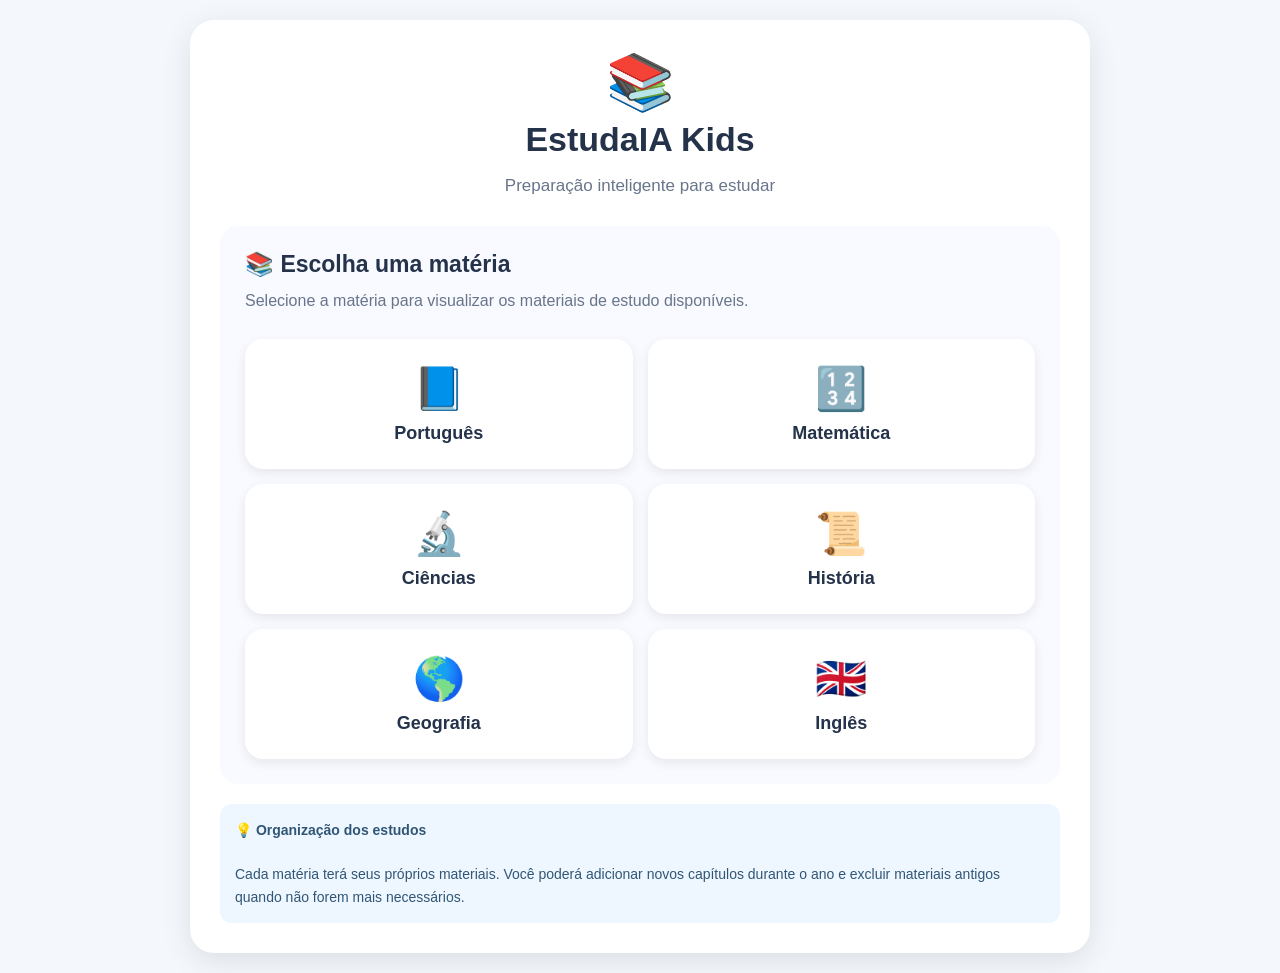
<file: index.html>
<!DOCTYPE html>
<html lang="pt-BR">

<head>

<meta charset="UTF-8">

<meta name="viewport"
content="width=device-width, initial-scale=1.0">

<title>EstudaIA Kids</title>

<style>

* {
    box-sizing: border-box;
}

body {

    margin: 0;

    min-height: 100vh;

    font-family:
        Arial,
        Helvetica,
        sans-serif;

    background: #f4f7fb;

    color: #24324a;

    padding: 20px;

}

.app {

    width: 100%;

    max-width: 900px;

    margin: 0 auto;

    background: white;

    border-radius: 24px;

    padding: 30px;

    box-shadow:
        0 8px 30px
        rgba(0,0,0,0.10);

}

.header {

    text-align: center;

    margin-bottom: 30px;

}

.logo {

    font-size: 55px;

}

h1 {

    margin: 5px 0;

    font-size: 34px;

}

.subtitle {

    color: #68758a;

    font-size: 17px;

}

.screen {

    display: none;

}

.screen.active {

    display: block;

}

.card {

    background: #f8faff;

    border-radius: 18px;

    padding: 25px;

    margin-bottom: 20px;

}

.card-title {

    font-size: 23px;

    font-weight: bold;

    margin-bottom: 10px;

}

.description {

    color: #68758a;

    line-height: 1.6;

    margin-bottom: 25px;

}


/* =========================
   MATÉRIAS
========================= */

.subject-grid {

    display: grid;

    grid-template-columns:
        repeat(2, 1fr);

    gap: 15px;

}

.subject {

    border: none;

    border-radius: 18px;

    padding: 25px 15px;

    background: white;

    box-shadow:
        0 4px 12px
        rgba(0,0,0,0.08);

    cursor: pointer;

    font-size: 18px;

    font-weight: bold;

    color: #24324a;

    transition: 0.2s;

}

.subject:hover {

    transform: translateY(-3px);

    box-shadow:
        0 7px 18px
        rgba(0,0,0,0.12);

}

.subject-icon {

    font-size: 42px;

    margin-bottom: 10px;

}


/* =========================
   CABEÇALHO DA MATÉRIA
========================= */

.subject-header {

    display: flex;

    align-items: center;

    gap: 15px;

    margin-bottom: 20px;

}

.subject-header-icon {

    font-size: 45px;

}

.subject-name {

    font-size: 28px;

    font-weight: bold;

}


/* =========================
   MATERIAIS
========================= */

.material-list {

    margin-top: 20px;

}

.material-item {

    background: white;

    border-radius: 14px;

    padding: 16px;

    margin-bottom: 10px;

    display: flex;

    justify-content: space-between;

    align-items: center;

    gap: 10px;

}

.material-info {

    flex: 1;

}

.material-name {

    font-weight: bold;

    word-break: break-word;

}

.material-date {

    color: #68758a;

    font-size: 13px;

    margin-top: 5px;

}

.material-buttons {

    display: flex;

    gap: 8px;

}

.small-button {

    border: none;

    border-radius: 10px;

    padding: 10px 13px;

    cursor: pointer;

    font-weight: bold;

}

.study-button {

    background: #4f7cff;

    color: white;

}

.delete-button {

    background: #ffe5e5;

    color: #a52b2b;

}

.empty {

    text-align: center;

    padding: 30px;

    color: #68758a;

    background: white;

    border-radius: 15px;

}


/* =========================
   UPLOAD
========================= */

.upload-area {

    display: block;

    border: 2px dashed #9db2e8;

    border-radius: 18px;

    padding: 30px 20px;

    text-align: center;

    background: white;

    cursor: pointer;

    margin-top: 15px;

}

.upload-area:hover {

    background: #f1f5ff;

}

.upload-icon {

    font-size: 45px;

    margin-bottom: 10px;

}

.upload-text {

    font-size: 18px;

    font-weight: bold;

}

.upload-help {

    color: #68758a;

    font-size: 14px;

    margin-top: 8px;

}

input[type="file"] {

    display: none;

}


/* =========================
   BOTÕES
========================= */

.button-area {

    display: flex;

    gap: 12px;

    margin-top: 25px;

}

button {

    font-family: inherit;

}

.primary-button {

    flex: 1;

    border: none;

    border-radius: 15px;

    padding: 17px 22px;

    font-size: 17px;

    font-weight: bold;

    cursor: pointer;

    background: #4f7cff;

    color: white;

}

.secondary-button {

    border: none;

    border-radius: 15px;

    padding: 17px 22px;

    font-size: 17px;

    font-weight: bold;

    cursor: pointer;

    background: #e8edf6;

    color: #24324a;

}

.primary-button:hover,
.secondary-button:hover {

    opacity: 0.9;

}


/* =========================
   AVISO
========================= */

.info {

    margin-top: 20px;

    padding: 15px;

    background: #eef7ff;

    border-radius: 12px;

    color: #315675;

    font-size: 14px;

    line-height: 1.6;

}


/* =========================
   RESPONSIVO
========================= */

@media (max-width: 600px) {

    body {

        padding: 10px;

    }

    .app {

        padding: 20px 15px;

        border-radius: 18px;

    }

    h1 {

        font-size: 28px;

    }

    .subject-grid {

        grid-template-columns: 1fr;

    }

    .material-item {

        flex-direction: column;

        align-items: stretch;

    }

    .material-buttons {

        width: 100%;

    }

    .small-button {

        flex: 1;

    }

    .button-area {

        flex-direction: column;

    }

    .secondary-button {

        width: 100%;

    }

}

</style>

</head>


<body>


<main class="app">


<!-- ==========================================
     CABEÇALHO
========================================== -->

<header class="header">

    <div class="logo">
        📚
    </div>

    <h1>
        EstudaIA Kids
    </h1>

    <p class="subtitle">
        Preparação inteligente para estudar
    </p>

</header>



<!-- ==========================================
     TELA 1 — MATÉRIAS
========================================== -->

<section
    id="screenMaterias"
    class="screen active">


    <div class="card">

        <div class="card-title">

            📚 Escolha uma matéria

        </div>

        <div class="description">

            Selecione a matéria para visualizar
            os materiais de estudo disponíveis.

        </div>


        <div class="subject-grid">


            <button
                class="subject"
                onclick="abrirMateria('Português','📘')">

                <div class="subject-icon">
                    📘
                </div>

                Português

            </button>


            <button
                class="subject"
                onclick="abrirMateria('Matemática','🔢')">

                <div class="subject-icon">
                    🔢
                </div>

                Matemática

            </button>


            <button
                class="subject"
                onclick="abrirMateria('Ciências','🔬')">

                <div class="subject-icon">
                    🔬
                </div>

                Ciências

            </button>


            <button
                class="subject"
                onclick="abrirMateria('História','📜')">

                <div class="subject-icon">
                    📜
                </div>

                História

            </button>


            <button
                class="subject"
                onclick="abrirMateria('Geografia','🌎')">

                <div class="subject-icon">
                    🌎
                </div>

                Geografia

            </button>


            <button
                class="subject"
                onclick="abrirMateria('Inglês','🇬🇧')">

                <div class="subject-icon">
                    🇬🇧
                </div>

                Inglês

            </button>


        </div>

    </div>


    <div class="info">

        💡 <strong>Organização dos estudos</strong>

        <br><br>

        Cada matéria terá seus próprios materiais.

        Você poderá adicionar novos capítulos
        durante o ano e excluir materiais antigos
        quando não forem mais necessários.

    </div>


</section>



<!-- ==========================================
     TELA 2 — MATÉRIA
========================================== -->

<section
    id="screenMateria"
    class="screen">


    <div class="card">


        <div class="subject-header">

            <div
                id="materiaIcone"
                class="subject-header-icon">

                📘

            </div>


            <div
                id="materiaNome"
                class="subject-name">

                Português

            </div>

        </div>


        <div class="description">

            Adicione os capítulos, PDFs, imagens
            ou vídeos utilizados para estudar esta matéria.

        </div>


        <!-- UPLOAD -->

        <label
            class="upload-area"
            for="arquivoMateria">


            <div class="upload-icon">
                📤
            </div>


            <div class="upload-text">

                Adicionar material

            </div>


            <div class="upload-help">

                PDF, imagens ou vídeo

            </div>


            <input
                type="file"
                id="arquivoMateria"
                accept=".pdf,image/*,video/*"
                onchange="adicionarMaterial()">


        </label>



        <!-- LISTA -->

        <div class="material-list">


            <div
                id="listaMateriais">


                <div class="empty">

                    📂 Nenhum material cadastrado
                    nesta matéria.

                    <br><br>

                    Adicione o primeiro capítulo
                    acima.

                </div>


            </div>


        </div>


    </div>



    <div class="info">

        🔐 <strong>Controle do responsável</strong>

        <br><br>

        Os materiais são organizados por matéria.

        Você poderá excluir materiais antigos
        quando quiser.

        <br><br>

        <strong>

            A etapa de criação das questões será
            adicionada posteriormente.

        </strong>

    </div>



    <div class="button-area">


        <button
            class="secondary-button"
            onclick="voltarParaMaterias()">

            ← Voltar para matérias

        </button>


    </div>


</section>

<!-- ==========================================
     TELA 3 — PREPARAR QUESTIONÁRIO
========================================== -->

<section
    id="screenPreparar"
    class="screen">

    <div class="card">

        <div class="card-title">
            🤖 Preparar questionário
        </div>

        <div class="description">

            O material abaixo será utilizado para
            preparar as questões.

        </div>

        <div class="summary">

            <p>
                📚 <strong>Matéria:</strong>
                <span id="materialSelecionadoMateria"></span>
            </p>

            <p>
                📄 <strong>Material:</strong>
                <span id="materialSelecionadoNome"></span>
            </p>

            <p>
                📅 <strong>Data:</strong>
                <span id="materialSelecionadoData"></span>
            </p>

        </div>

    </div>


    <div class="card">

        <div class="card-title">
            📝 Quantidade de questões
        </div>

        <div class="description">

            Escolha quantas questões sua filha
            responderá nesta sessão.

        </div>

        <label class="option">

            <input
                type="radio"
                name="quantidadePreparar"
                value="20"
                checked>

            <span>
                20 questões
            </span>

        </label>

        <label class="option">

            <input
                type="radio"
                name="quantidadePreparar"
                value="30">

            <span>
                30 questões
            </span>

        </label>

    </div>


    <div class="card">

        <div class="card-title">
            🧠 Dificuldade adaptativa
        </div>

        <div class="description">

            O sistema começará pelas questões fáceis
            e acompanhará o desempenho da sua filha.

        </div>

        <div class="level-flow">

            <span class="level easy">
                🟢 Fácil
            </span>

            <span class="arrow">
                →
            </span>

            <span class="level medium">
                🟡 Intermediário
            </span>

            <span class="arrow">
                →
            </span>

            <span class="level hard">
                🔴 Difícil
            </span>

        </div>

        <div class="info">

            Se ela demonstrar domínio das questões
            fáceis, o sistema poderá avançar para
            as intermediárias.

            <br><br>

            Se demonstrar domínio das intermediárias,
            poderá avançar para as difíceis.

            <br><br>

            Se começar a apresentar dificuldade,
            o sistema poderá retornar para um nível
            anterior.

        </div>

    </div>


    <div class="card">

        <div class="card-title">
            🧩 Tipos de questões
        </div>

        <div class="description">

            O sistema utilizará uma mistura de
            diferentes tipos de questões, sempre que
            o conteúdo permitir.

        </div>

        <div class="info">

            ✅ Verdadeiro ou falso

            <br>
            🔘 Assinale a correta

            <br>
            ❌ Assinale a incorreta

            <br>
            ✏️ Complete

            <br>
            🔗 Associação

            <br>
            🔢 Ordenação

            <br>
            ☑️ Múltiplas respostas

            <br>
            🗂️ Classificação

            <br>
            🔍 Identifique o erro

            <br>
            🧠 Situação-problema

            <br>
            📖 Interpretação

            <br>
            💭 Raciocínio

        </div>

    </div>


    <div class="info">

        🔐 <strong>Importante:</strong>

        o material será utilizado como fonte
        exclusiva para criação das questões.

        <br><br>

        As questões do livro não serão simplesmente
        copiadas. O sistema deverá criar questões
        novas, baseadas no conteúdo estudado.

    </div>


    <div class="button-area">

        <button
            class="secondary-button"
            onclick="voltarParaMateriaSelecionada()">

            ← Voltar

        </button>

        <button
            class="primary-button"
            onclick="prepararQuestoes()">

            🤖 Preparar questões →

        </button>

    </div>

</section>
<!-- ==========================================
     TELA 4 — EXERCÍCIOS
========================================== -->

<section
    id="screenExercicios"
    class="screen">

    <div class="card">

        <div class="card-title">
            📝 Exercício
        </div>

        <div class="description">

            Questão <span id="numeroQuestao">1</span>
            de <span id="totalQuestoes">20</span>

        </div>

        <div class="card">

            <div
                id="pergunta"
                style="
                    font-size:22px;
                    font-weight:bold;
                    line-height:1.5;
                ">

                Qual é a resposta correta?

            </div>

        </div>


        <div id="alternativas">

            <label class="option">

                <input
                    type="radio"
                    name="resposta"
                    value="A">

                <span>
                    A) Primeira alternativa
                </span>

            </label>


            <label class="option">

                <input
                    type="radio"
                    name="resposta"
                    value="B">

                <span>
                    B) Segunda alternativa
                </span>

            </label>


            <label class="option">

                <input
                    type="radio"
                    name="resposta"
                    value="C">

                <span>
                    C) Terceira alternativa
                </span>

            </label>


            <label class="option">

                <input
                    type="radio"
                    name="resposta"
                    value="D">

                <span>
                    D) Quarta alternativa
                </span>

            </label>

        </div>


        <div class="button-area">

            <button
                class="secondary-button"
                onclick="voltarParaPreparar()">

                ← Voltar

            </button>
           

        </div>

    </div>


    <div class="info">

        💡 <strong>Modo de estudo:</strong>

        escolha uma alternativa e clique em
        <strong>Responder</strong>.

    </div>

</section>
</main>



<script>


/* ==========================================
   VARIÁVEIS
========================================== */

let materiaAtual = "";

let iconeAtual = "";



/* ==========================================
   BANCO LOCAL
========================================== */

function obterMateriais() {

    const dados =
        localStorage.getItem(
            "estudaia_materiais"
        );


    if (!dados) {

        return {};

    }


    try {

        return JSON.parse(dados);

    }

    catch (erro) {

        return {};

    }

}



function salvarMateriais(dados) {

    localStorage.setItem(

        "estudaia_materiais",

        JSON.stringify(dados)

    );

}



/* ==========================================
   ABRIR MATÉRIA
========================================== */

function abrirMateria(
    materia,
    icone
) {


    materiaAtual =
        materia;


    iconeAtual =
        icone;


    document.getElementById(
        "materiaNome"
    ).textContent =
        materia;


    document.getElementById(
        "materiaIcone"
    ).textContent =
        icone;


    document.getElementById(
        "arquivoMateria"
    ).value = "";


    mostrarMateriais();


    mostrarTela(
        "screenMateria"
    );

}



/* ==========================================
   MOSTRAR TELA
========================================== */

function mostrarTela(
    id
) {


    document
        .querySelectorAll(".screen")
        .forEach(
            function(tela) {

                tela.classList.remove(
                    "active"
                );

            }
        );


    document
        .getElementById(id)
        .classList.add(
            "active"
        );


    window.scrollTo({

        top: 0,

        behavior: "smooth"

    });

}



/* ==========================================
   VOLTAR
========================================== */

function voltarParaMaterias() {

    mostrarTela(
        "screenMaterias"
    );

}



/* ==========================================
   ADICIONAR MATERIAL
========================================== */

function adicionarMaterial() {


    const input =
        document.getElementById(
            "arquivoMateria"
        );


    if (
        !input.files ||
        input.files.length === 0
    ) {

        return;

    }


    const arquivo =
        input.files[0];


    const dados =
        obterMateriais();


    if (!dados[materiaAtual]) {

        dados[materiaAtual] = [];

    }


    const material = {

        id:
            Date.now(),

        nome:
            arquivo.name,

        tipo:
            arquivo.type,

        tamanho:
            arquivo.size,

        data:
            new Date().toLocaleDateString(
                "pt-BR"
            )

    };


    dados[materiaAtual].push(
        material
    );


    salvarMateriais(
        dados
    );


    input.value = "";


    mostrarMateriais();


    alert(
        "Material cadastrado com sucesso!"
    );

}



/* ==========================================
   MOSTRAR MATERIAIS
========================================== */

function mostrarMateriais() {


    const lista =
        document.getElementById(
            "listaMateriais"
        );


    const dados =
        obterMateriais();


    const materiais =
        dados[materiaAtual] || [];


    if (
        materiais.length === 0
    ) {


        lista.innerHTML = `

            <div class="empty">

                📂 Nenhum material cadastrado
                nesta matéria.

                <br><br>

                Adicione o primeiro capítulo
                acima.

            </div>

        `;


        return;

    }


    lista.innerHTML = "";


    materiais.forEach(
        function(material) {


            const item =
                document.createElement(
                    "div"
                );


            item.className =
                "material-item";


            item.innerHTML = `

                <div class="material-info">

                    <div class="material-name">

                        📄 ${escaparHTML(material.nome)}

                    </div>

                    <div class="material-date">

                        Adicionado em
                        ${material.data}

                    </div>

                </div>


                <div class="material-buttons">


                    <button

                        class="small-button study-button"

                        onclick="selecionarMaterial(${material.id})">

                        📖 Estudar

                    </button>


                    <button

                        class="small-button delete-button"

                        onclick="excluirMaterial(${material.id})">

                        🗑️ Excluir

                    </button>


                </div>

            `;


            lista.appendChild(
                item
            );

        }
    );

}



/* ==========================================
   EXCLUIR MATERIAL
========================================== */

function excluirMaterial(
    id
) {


    const confirmar =
        confirm(

            "Tem certeza que deseja excluir este material?"

        );


    if (!confirmar) {

        return;

    }


    const dados =
        obterMateriais();


    if (!dados[materiaAtual]) {

        return;

    }


    dados[materiaAtual] =
        dados[materiaAtual].filter(

            function(material) {

                return material.id !== id;

            }

        );


    salvarMateriais(
        dados
    );


    mostrarMateriais();


    alert(
        "Material excluído."
    );

}


/* ==========================================
   SELECIONAR MATERIAL
========================================== */

function selecionarMaterial(id) {

    const dados = obterMateriais();

    const materiais = dados[materiaAtual] || [];

    const material = materiais.find(
        function(item) {
            return item.id === id;
        }
    );

    if (!material) {
        return;
    }

    document.getElementById(
        "materialSelecionadoNome"
    ).textContent = material.nome;

    document.getElementById(
        "materialSelecionadoMateria"
    ).textContent = materiaAtual;

    document.getElementById(
        "materialSelecionadoData"
    ).textContent =
        "Adicionado em " + material.data;

    mostrarTela("screenPreparar");

}

/* ==========================================
   SEGURANÇA
========================================== */

function escaparHTML(
    texto
) {


    return texto

        .replace(
            /&/g,
            "&amp;"
        )

        .replace(
            /</g,
            "&lt;"
        )

        .replace(
            />/g,
            "&gt;"
        )

        .replace(
            /"/g,
            "&quot;"
        )

        .replace(
            /'/g,
            "&#039;"
        );

}
/* ==========================================
   PREPARAR QUESTÕES
========================================== */

/* ==========================================
   PREPARAR QUESTÕES
========================================== */

function prepararQuestoes() {
    alert("A função prepararQuestoes foi chamada!");
    
    const quantidadeSelecionada =
        document.querySelector(
            'input[name="quantidadePreparar"]:checked'
        );

    if (!quantidadeSelecionada) {

        alert(
            "Escolha a quantidade de questões."
        );

        return;

    }


    const quantidade =
        Number(quantidadeSelecionada.value);
    
    alert("Quantidade selecionada: " + quantidade);

    /*
    ==========================================
    VERIFICA SE O BANCO DE TESTE EXISTE
    ==========================================
    */

    if (
        typeof bancoTeste === "undefined" ||
        !Array.isArray(bancoTeste)
    ) {

        alert(
            "O banco de questões não foi carregado."
        );

        return;

    }


    /*
    ==========================================
    SELECIONA A QUANTIDADE
    ==========================================
    */

    const questoes =
        bancoTeste.slice(0, quantidade);


    /*
    ==========================================
    INICIA O QUESTIONÁRIO
    ==========================================
    */

    iniciarQuestionario(
        questoes
    );

}
/* ==========================================
   INICIAR EXERCÍCIOS
========================================== */

function iniciarExercicios() {

    document.getElementById(
        "totalQuestoes"
    ).textContent =
        document.querySelector(
            'input[name="quantidadePreparar"]:checked'
        ).value;

    document.getElementById(
        "numeroQuestao"
    ).textContent = "1";

    mostrarTela(
        "screenExercicios"
    );

}


/* ==========================================
   VOLTAR PARA PREPARAÇÃO
========================================== */

function voltarParaPreparar() {

    mostrarTela(
        "screenPreparar"
    );

}
</script>

<script src="js/adaptativo.js"></script>
<script src="js/bancoQuestoes.js"></script>
<script src="js/bancoTeste.js"></script>
<script src="js/questionario.js"></script>

</body>

</html>
</file>
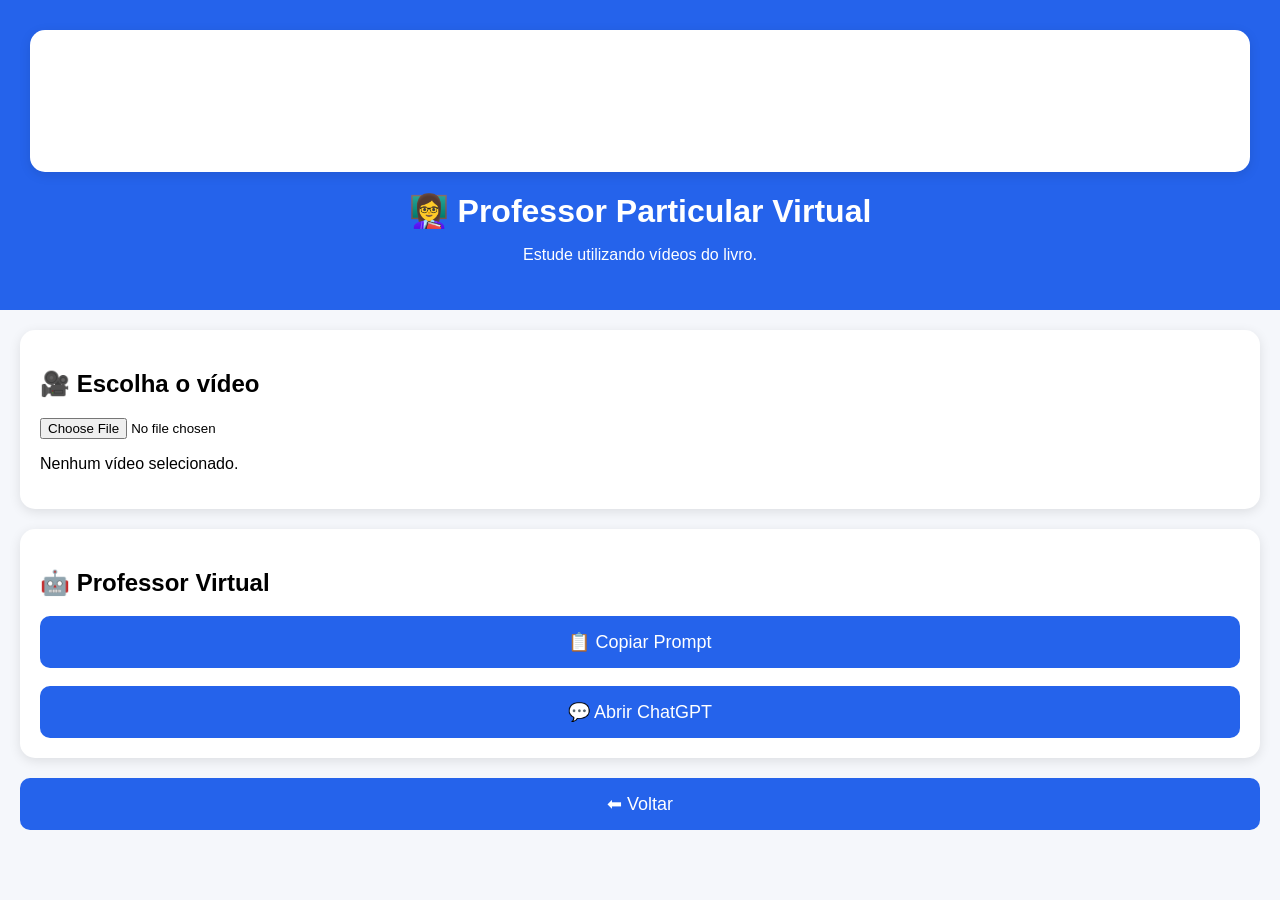
<file: pages/estudar.html>
<!DOCTYPE html>
<html lang="pt-BR">

<head>

<meta charset="UTF-8">

<meta name="viewport" content="width=device-width, initial-scale=1">

<title>Professor Particular Virtual</title>

<link rel="stylesheet" href="../style.css">

</head>

<body>

<header>
<section class="card">

<h2 id="tituloEstudo">
Nenhum estudo carregado
</h2>

<p id="videoAtual">
Nenhum vídeo selecionado
</p>

</section>
<h1>👩‍🏫 Professor Particular Virtual</h1>

<p>Estude utilizando vídeos do livro.</p>

</header>

<main>

<section class="card">

<h2>🎥 Escolha o vídeo</h2>

<input
type="file"
id="video"
accept="video/*">

<p id="nomeVideo">

Nenhum vídeo selecionado.

</p>

</section>

<section class="card">

<h2>🤖 Professor Virtual</h2>

<button id="copiar">

📋 Copiar Prompt

</button>

<br><br>

<button id="abrir">

💬 Abrir ChatGPT

</button>

</section>

<button onclick="window.location='../index.html'">

⬅ Voltar

</button>

</main>

<script src="../js/estudar.js"></script>

</body>

</html>
</file>
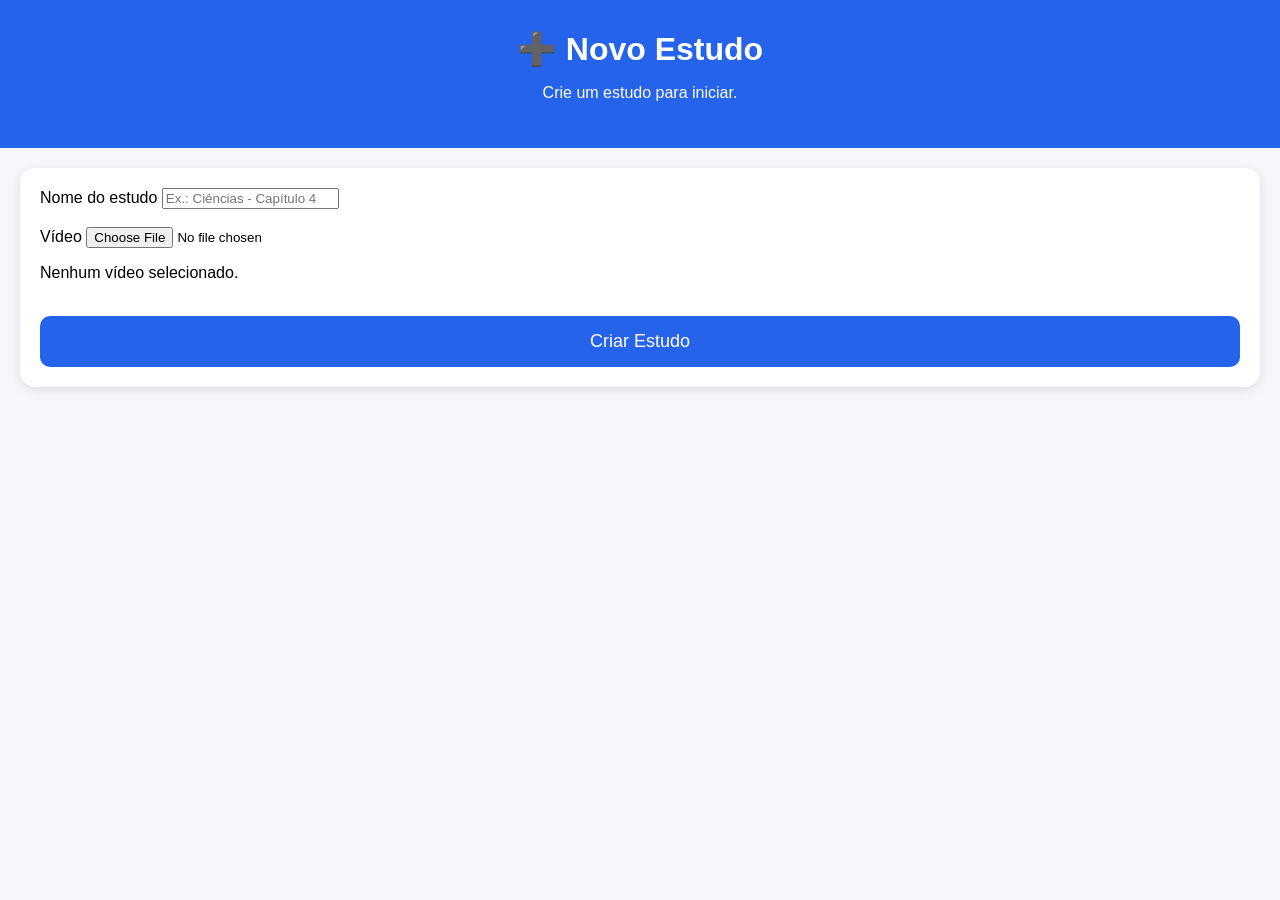
<file: pages/novo-estudo.html>
<!DOCTYPE html>
<html lang="pt-BR">
<head>
<meta charset="UTF-8">
<meta name="viewport" content="width=device-width, initial-scale=1">
<title>Novo Estudo</title>
<link rel="stylesheet" href="../style.css">
</head>
<body>

<header>
<h1>➕ Novo Estudo</h1>
<p>Crie um estudo para iniciar.</p>
</header>

<main>

<section class="card">

<label>Nome do estudo</label>

<input
id="nomeEstudo"
type="text"
placeholder="Ex.: Ciências - Capítulo 4">

<br><br>

<label>Vídeo</label>

<input
id="video"
type="file"
accept="video/*">

<p id="nomeVideo">Nenhum vídeo selecionado.</p>

<br>

<button id="criar">
Criar Estudo
</button>

</section>

</main>

<script src="../js/novo-estudo.js"></script>

</body>

</html>
</file>
<file: style.css>
body{
    margin:0;
    padding:0;
    background:#f5f7fb;
    font-family:Arial, Helvetica, sans-serif;
}

header{
    background:#2563eb;
    color:white;
    text-align:center;
    padding:30px;
}

header h1{
    margin:0;
}

main{
    padding:20px;
}

.card{
    background:white;
    border-radius:15px;
    padding:20px;
    margin-bottom:20px;
    box-shadow:0 3px 12px rgba(0,0,0,.1);
}

button{
    width:100%;
    padding:15px;
    border:none;
    border-radius:10px;
    background:#2563eb;
    color:white;
    font-size:18px;
}

button:hover{
    background:#1d4ed8;
}

footer{
    text-align:center;
    color:#666;
    padding:20px;
}
a.card{
display:block;
text-decoration:none;
color:#222;
font-size:22px;
text-align:center;
}

.avatar{

width:90px;

height:90px;

background:#2563eb;

color:white;

font-size:50px;

border-radius:50%;

display:flex;

align-items:center;

justify-content:center;

margin:auto;

margin-top:25px;

}

.perfil{

text-align:center;

margin-bottom:25px;

}
</file>
